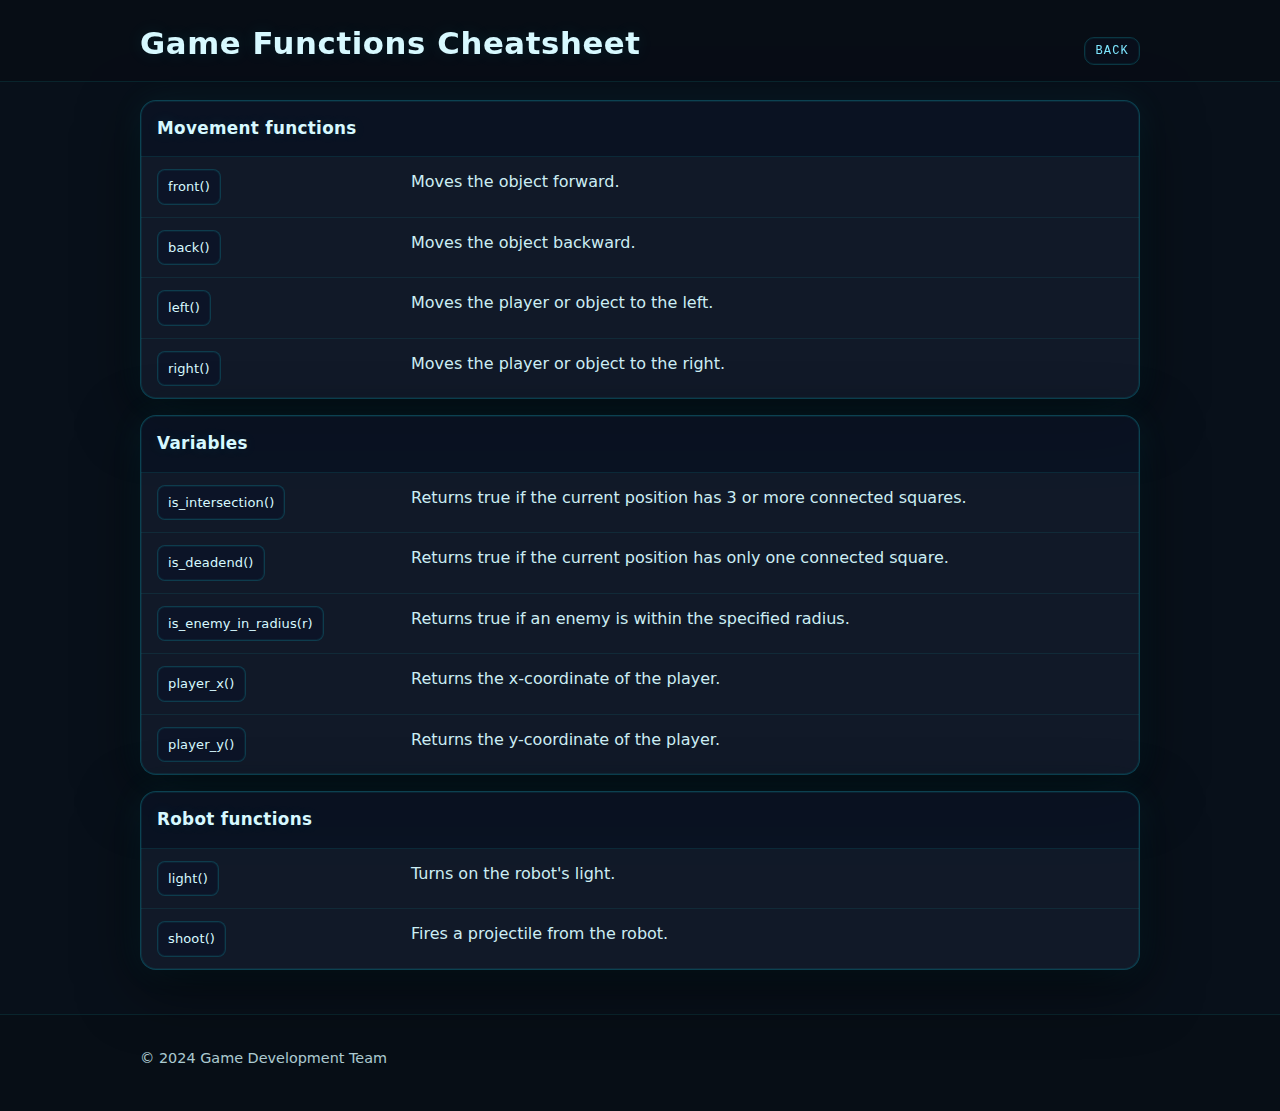
<file: game/functions_cheatsheet/functions.html>
<!DOCTYPE html>
<html lang="en">
<head>
  <meta charset="UTF-8" />
  <meta name="viewport" content="width=device-width, initial-scale=1.0" />
  <title>Game Functions Cheatsheet</title>
  <link rel="stylesheet" href="functions.css" />
</head>

<body>
  <header class="topbar">
    <div class="topbar_inner">
      <h1>Game Functions Cheatsheet</h1>
      <nav class="nav">
        <a href="../game.html">Back</a>
      </nav>
    </div>
  </header>

  <main class="page">
    <section class="panel">
      <div class="panel_head">
        <h2>Movement functions</h2>
      </div>

      <div class="shortcut_list">
        <div class="row">
          <div class="keys">
            <span class="keycap">front()</span>
          </div>
          <div class="desc">Moves the object forward.</div>
        </div>

        <div class="row">
          <div class="keys">
            <span class="keycap">back()</span>
          </div>
          <div class="desc">Moves the object backward.</div>
        </div>

        <div class="row">
          <div class="keys">
            <span class="keycap">left()</span>
          </div>
          <div class="desc">Moves the player or object to the left.</div>
        </div>

        <div class="row">
          <div class="keys">
            <span class="keycap">right()</span>
          </div>
          <div class="desc">Moves the player or object to the right.</div>
        </div>
      </div>
    </section>

    <section class="panel">
      <div class="panel_head">
        <h2>Variables</h2>
      </div>

      <div class="shortcut_list">
        <div class="row">
          <div class="keys"><span class="keycap">is_intersection()</span></div>
          <div class="desc">Returns true if the current position has 3 or more connected squares.</div>
        </div>

        <div class="row">
          <div class="keys"><span class="keycap">is_deadend()</span></div>
          <div class="desc">Returns true if the current position has only one connected square.</div>
        </div>

        <div class="row">
          <div class="keys"><span class="keycap">is_enemy_in_radius(r)</span></div>
          <div class="desc">Returns true if an enemy is within the specified radius.</div>
        </div>

        <div class="row">
          <div class="keys"><span class="keycap">player_x()</span></div>
          <div class="desc">Returns the x-coordinate of the player.</div>
        </div>

        <div class="row">
          <div class="keys"><span class="keycap">player_y()</span></div>
          <div class="desc">Returns the y-coordinate of the player.</div>
        </div>
      </div>
    </section>

    <section class="panel">
      <div class="panel_head">
        <h2>Robot functions</h2>
      </div>

      <div class="shortcut_list">
        <div class="row">
          <div class="keys"><span class="keycap">light()</span></div>
          <div class="desc">Turns on the robot's light.</div>
        </div>

        <div class="row">
          <div class="keys"><span class="keycap">shoot()</span></div>
          <div class="desc">Fires a projectile from the robot.</div>
        </div>
      </div>
    </section>
  </main>

  <footer class="footer">
    <div class="footer_inner">
      <p>&copy; 2024 Game Development Team</p>
    </div>
  </footer>
</body>
</html>
</file>
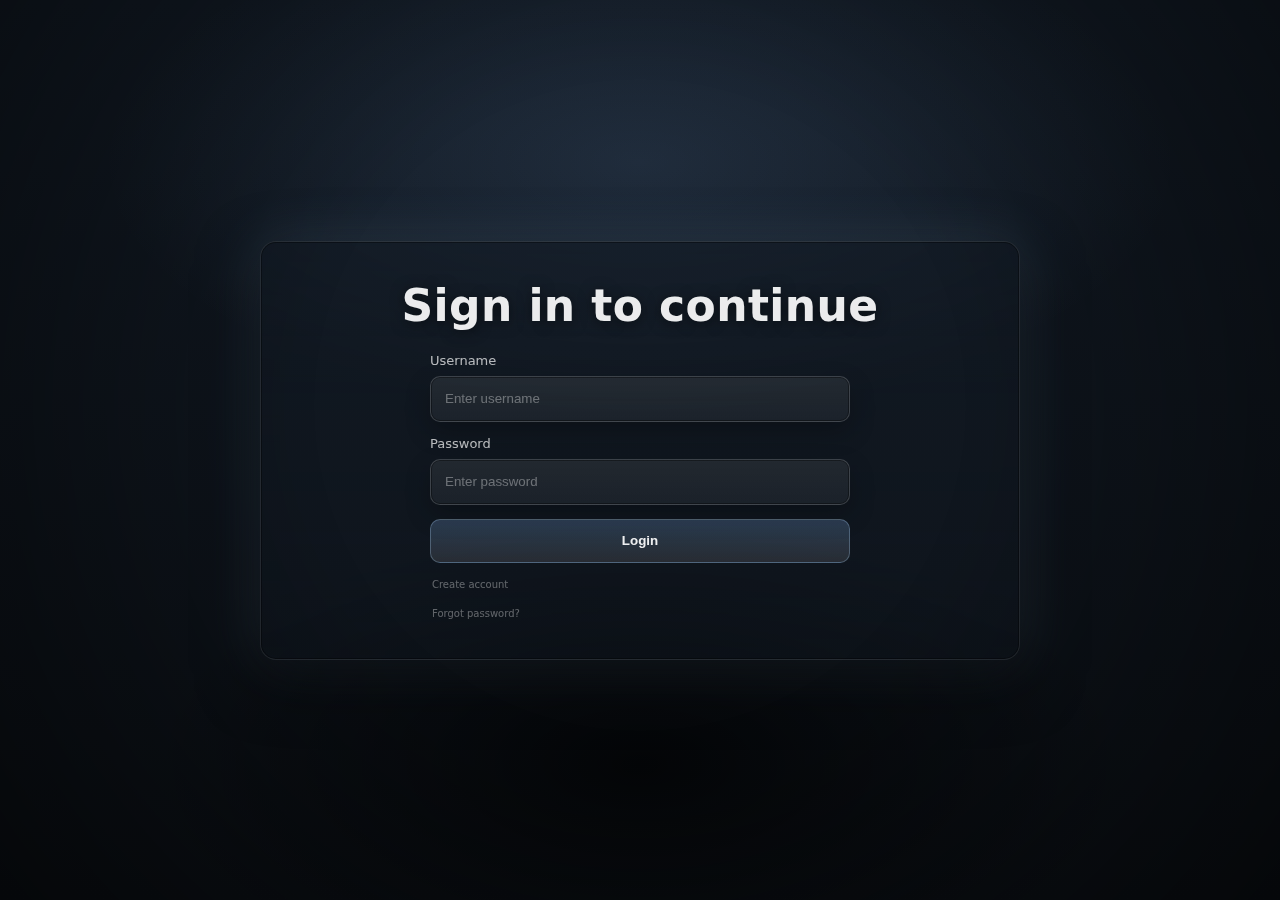
<file: game/main_menu/login.html>
<!DOCTYPE html>
<html lang="en">
<head>
  <meta charset="UTF-8" />
  <meta name="viewport" content="width=device-width, initial-scale=1.0"/>
  <title>Login • Blackbox Protocol</title>
  <link rel="stylesheet" href="style.css">
</head>
<body>
  <main class="screen">
    <section class="panel">
      <header class="header">
        <h1 class="title">Sign in to continue</h1>
      </header>

      <form class="form" autocomplete="on">
        <label class="field">
          <span class="label">Username</span>
          <input class="input" type="text" name="username" placeholder="Enter username" required />
        </label>

        <label class="field">
          <span class="label">Password</span>
          <input class="input" type="password" name="password" placeholder="Enter password" required />
        </label>

        <button class="primary-btn" type="submit" onclick="window.location.href='menu.html'">Login</button>

        <a class="links" href="#" aria-disabled="true">Create account</a>
        <a class="links" href="#" aria-disabled="true">Forgot password?</a>
      </form>
    </section>
  </main>

  <script>
    /*document.querySelector("form").addEventListener("submit", (e) => {
      e.preventDefault();
      alert("Login clicked (wire this to your auth next).");
    });*/
  </script>
</body>
</html>
</file>
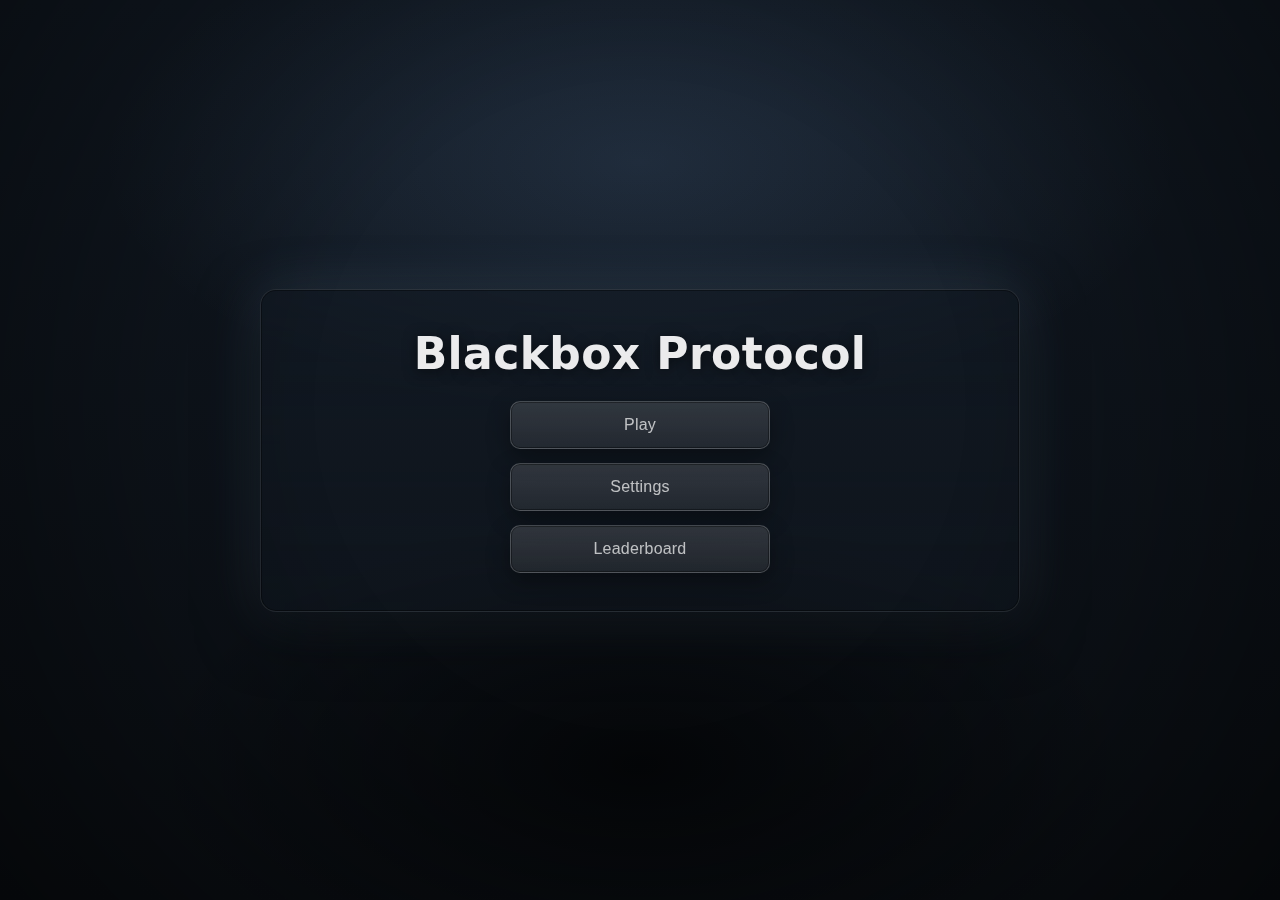
<file: game/main_menu/menu.html>
<!DOCTYPE html>
<html lang="en">
<head>
  <meta charset="UTF-8" />
  <meta name="viewport" content="width=device-width, initial-scale=1.0"/>
  <title>Blackbox Protocol</title>
  <link rel="stylesheet" href="style.css">
</head>
<body>
  <main class="screen">
    <section class="panel">
      <h1 class="title">Blackbox Protocol</h1>

      <div class="btn-stack">
        <button class="menu-btn" onclick="window.location.href='../game.html'">Play</button>
        <button class="menu-btn" onclick="window.location.href='settings.html'">Settings</button>
        <button class="menu-btn">Leaderboard</button>
      </div>
    </section>
  </main>
</body>

</html>
</file>
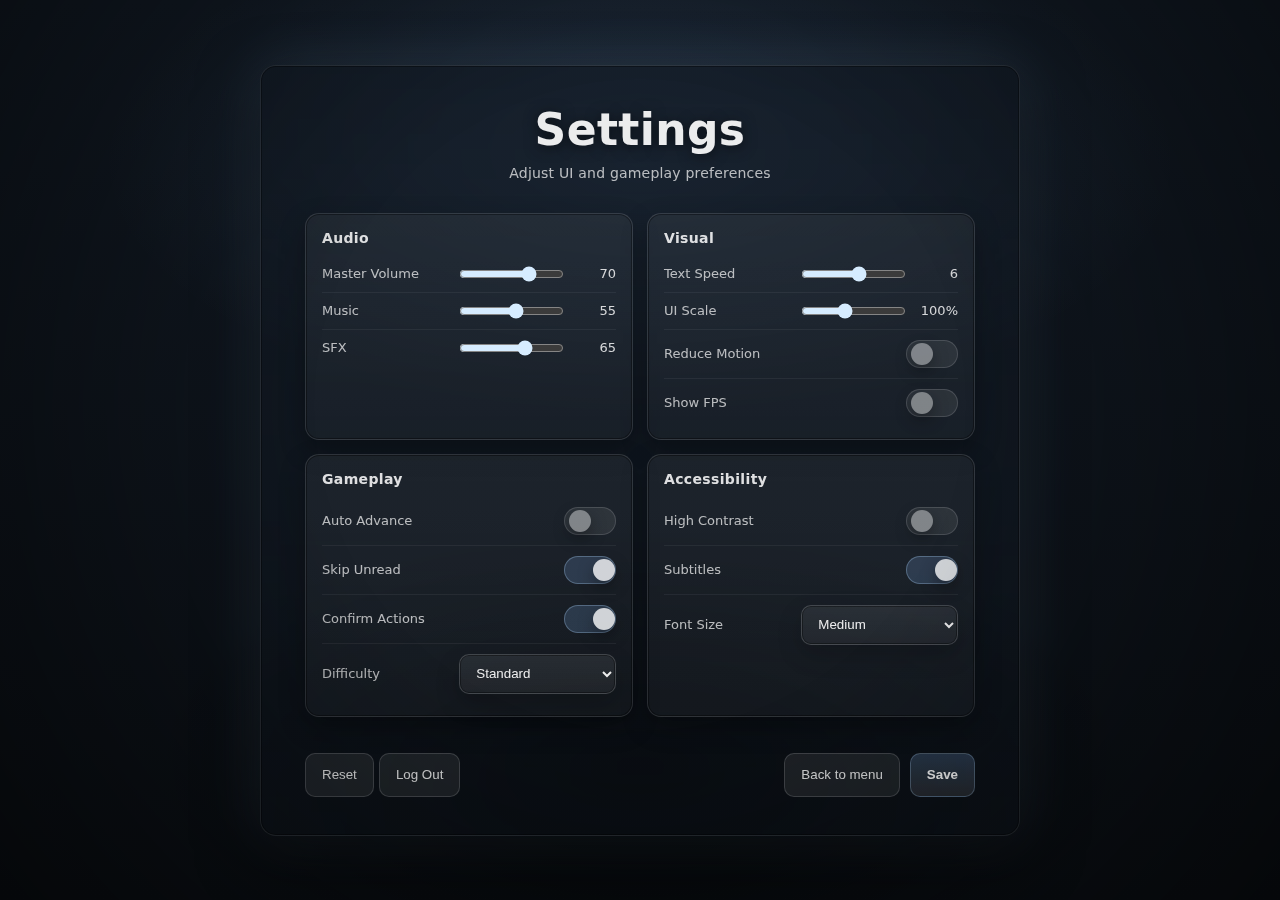
<file: game/main_menu/settings.html>
<!DOCTYPE html>
<html lang="en">
<head>
  <meta charset="UTF-8" />
  <meta name="viewport" content="width=device-width, initial-scale=1.0"/>
  <title>Settings • Blackbox Protocol</title>
  <link rel="stylesheet" href="style.css">
</head>
<body>
  <main class="screen">
    <section class="panel">
      <header class="header">
        <h1 class="title">Settings</h1>
        <p class="subtitle">Adjust UI and gameplay preferences</p>
      </header>

      <div class="grid">
        <!-- Audio -->
        <section class="card">
          <h2 class="card-title">Audio</h2>

          <div class="row">
            <span class="row-label">Master Volume</span>
            <div class="row-control">
              <input id="masterVolume" type="range" min="0" max="100" value="70" class="range">
              <span class="value" id="masterVolumeVal">70</span>
            </div>
          </div>

          <div class="row">
            <span class="row-label">Music</span>
            <div class="row-control">
              <input id="musicVolume" type="range" min="0" max="100" value="55" class="range">
              <span class="value" id="musicVolumeVal">55</span>
            </div>
          </div>

          <div class="row">
            <span class="row-label">SFX</span>
            <div class="row-control">
              <input id="sfxVolume" type="range" min="0" max="100" value="65" class="range">
              <span class="value" id="sfxVolumeVal">65</span>
            </div>
          </div>
        </section>

        <!-- Visual / UI -->
        <section class="card">
          <h2 class="card-title">Visual</h2>

          <div class="row">
            <span class="row-label">Text Speed</span>
            <div class="row-control">
              <input id="textSpeed" type="range" min="1" max="10" value="6" class="range">
              <span class="value" id="textSpeedVal">6</span>
            </div>
          </div>

          <div class="row">
            <span class="row-label">UI Scale</span>
            <div class="row-control">
              <input id="uiScale" type="range" min="80" max="130" value="100" class="range">
              <span class="value" id="uiScaleVal">100%</span>
            </div>
          </div>

          <div class="row">
            <span class="row-label">Reduce Motion</span>
            <div class="row-control right">
              <label class="toggle">
                <input id="reduceMotion" type="checkbox">
                <span class="track"></span>
              </label>
            </div>
          </div>

          <div class="row">
            <span class="row-label">Show FPS</span>
            <div class="row-control right">
              <label class="toggle">
                <input id="showFps" type="checkbox">
                <span class="track"></span>
              </label>
            </div>
          </div>
        </section>

        <!-- Gameplay -->
        <section class="card">
          <h2 class="card-title">Gameplay</h2>

          <div class="row">
            <span class="row-label">Auto Advance</span>
            <div class="row-control right">
              <label class="toggle">
                <input id="autoAdvance" type="checkbox">
                <span class="track"></span>
              </label>
            </div>
          </div>

          <div class="row">
            <span class="row-label">Skip Unread</span>
            <div class="row-control right">
              <label class="toggle">
                <input id="skipUnread" type="checkbox" checked>
                <span class="track"></span>
              </label>
            </div>
          </div>

          <div class="row">
            <span class="row-label">Confirm Actions</span>
            <div class="row-control right">
              <label class="toggle">
                <input id="confirmActions" type="checkbox" checked>
                <span class="track"></span>
              </label>
            </div>
          </div>

          <div class="row">
            <span class="row-label">Difficulty</span>
            <div class="row-control">
              <select id="difficulty" class="select">
                <option value="story">Story</option>
                <option value="standard" selected>Standard</option>
                <option value="hard">Hard</option>
              </select>
            </div>
          </div>
        </section>

        <!-- Accessibility -->
        <section class="card">
          <h2 class="card-title">Accessibility</h2>

          <div class="row">
            <span class="row-label">High Contrast</span>
            <div class="row-control right">
              <label class="toggle">
                <input id="highContrast" type="checkbox">
                <span class="track"></span>
              </label>
            </div>
          </div>

          <div class="row">
            <span class="row-label">Subtitles</span>
            <div class="row-control right">
              <label class="toggle">
                <input id="subtitles" type="checkbox" checked>
                <span class="track"></span>
              </label>
            </div>
          </div>

          <div class="row">
            <span class="row-label">Font Size</span>
            <div class="row-control">
              <select id="fontSize" class="select">
                <option value="small">Small</option>
                <option value="medium" selected>Medium</option>
                <option value="large">Large</option>
              </select>
            </div>
          </div>
        </section>
      </div>

      <footer class="footer">
        <div class="left">
          <button class="ghost-btn" id="resetBtn" type="button">Reset</button>
          <button class="ghost-btn" id="logoutBtn" type="button" onclick = "window.location.href='login.html'">Log Out</button>
        </div>

        <div class="right">
          <button class="ghost-btn" id="backBtn" type="button">Back to menu</button>
          <button class="primary-btn" id="saveBtn" type="button">Save</button>
        </div>
      </footer>
    </section>
  </main>

  <script>
    // Update slider numbers
    const bindRange = (id, fmt = (v) => v) => {
      const r = document.getElementById(id);
      const out = document.getElementById(id + "Val");
      const update = () => out.textContent = fmt(r.value);
      r.addEventListener("input", update);
      update();
    };

    bindRange("masterVolume");
    bindRange("musicVolume");
    bindRange("sfxVolume");
    bindRange("textSpeed");
    bindRange("uiScale", (v) => v + "%");

    // Save/load (localStorage)
    const fields = [
      "masterVolume","musicVolume","sfxVolume","textSpeed","uiScale",
      "reduceMotion","showFps","autoAdvance","skipUnread","confirmActions",
      "difficulty","highContrast","subtitles","fontSize"
    ];

    const loadSettings = () => {
      const saved = JSON.parse(localStorage.getItem("bbp_settings") || "{}");
      for (const key of fields) {
        const el = document.getElementById(key);
        if (!(key in saved)) continue;

        if (el.type === "checkbox") el.checked = !!saved[key];
        else el.value = saved[key];
      }

      // refresh slider outputs
      document.querySelectorAll('input[type="range"]').forEach(r =>
        r.dispatchEvent(new Event("input"))
      );
    };

    const saveSettings = () => {
      const data = {};
      for (const key of fields) {
        const el = document.getElementById(key);
        data[key] = (el.type === "checkbox") ? el.checked : el.value;
      }
      localStorage.setItem("bbp_settings", JSON.stringify(data));
      alert("Settings saved.");
    };

    const resetSettings = () => {
      localStorage.removeItem("bbp_settings");
      location.reload();
    };

    document.getElementById("saveBtn").addEventListener("click", saveSettings);
    document.getElementById("resetBtn").addEventListener("click", resetSettings);

    document.getElementById("backBtn").addEventListener("click", () => {
      window.location.href = "menu.html";
    });

    loadSettings();
  </script>
</body>
</html>
</file>
<file: game/functions_cheatsheet/functions.css>
/* ===== VN palette ===== */
:root{
    --vn-bg-main: #070b12;
    --vn-bg-deep: #08101a;
    --vn-bg-panel: rgba(11, 19, 38, 0.72);
    --vn-border: rgba(25, 242, 255, 0.22);
    --vn-glow-soft: rgba(25, 242, 255, 0.08);

    --vn-text-main: #d7f9ff;
    --vn-text-accent: #7ee7ff;

    --row-bg: rgba(255,255,255,0.03);
    --row-bg-hover: rgba(255,255,255,0.05);
}

/* ===== Reset ===== */
*{ box-sizing: border-box; }
html, body{ height: 100%; }
body{ margin: 0; color: var(--vn-text-main); }

/* Fix gradient cutoff: background lives on html */
html{
    min-height: 100%;
    background-color: #08101a;
}

body{
    min-height: 100%;
    background: transparent;
    font-family: ui-sans-serif, system-ui, -apple-system, Segoe UI, Roboto, Arial, sans-serif;
    line-height: 1.65;
    overflow-x: hidden;
}

/* ===== Top bar ===== */
.topbar{
    position: sticky;
    top: 0;
    backdrop-filter: blur(10px);
    background: rgba(7, 11, 18, 0.55);
    border-bottom: 1px solid rgba(25, 242, 255, 0.10);
    z-index: 10;
}

.topbar_inner{
    width: min(1000px, 92vw);
    margin: 0 auto;
    padding: 18px 0 12px;
    display: flex;
    gap: 14px;
    align-items: baseline;
    justify-content: space-between;
}

.topbar h1{
    margin: 0;
    font-size: clamp(1.35rem, 2.4vw, 2rem);
    letter-spacing: 0.02em;
    text-shadow: 0 0 18px rgba(25, 242, 255, 0.10);
    font-weight: 600;
}

/* ===== Nav ===== */
.nav a{
    color: var(--vn-text-accent);
    text-decoration: none;
    padding: 6px 10px;
    border-radius: 10px;

    border: 1px solid rgba(25, 242, 255, 0.18);
    background: rgba(11, 19, 38, 0.35);
    box-shadow: 0 0 0 1px rgba(25,242,255,0.06) inset;

    font-family: ui-monospace, SFMono-Regular, Menlo, Monaco, Consolas, "Liberation Mono", monospace;
    font-size: 12px;
    letter-spacing: 0.10em;
    text-transform: uppercase;

    transition: background 0.15s ease, border-color 0.15s ease, box-shadow 0.15s ease;
}

.nav a:hover{
    background: rgba(11, 19, 38, 0.70);
    border-color: rgba(25, 242, 255, 0.40);
    box-shadow:
        0 0 0 1px rgba(25,242,255,0.10) inset,
        0 0 24px rgba(25,242,255,0.10);
}

/* ===== Page layout ===== */
.page{
    width: min(1000px, 92vw);
    margin: 0 auto;
    padding: 18px 0 44px;
    display: grid;
    gap: 16px;
}

/* ===== Panels (cards) ===== */
.panel{
    border-radius: 16px;
    background: var(--vn-bg-panel);
    border: 1px solid var(--vn-border);
    box-shadow:
        0 0 0 1px var(--vn-glow-soft) inset,
        0 18px 60px rgba(0, 0, 0, 0.55),
        0 0 32px rgba(25, 242, 255, 0.08);
    overflow: hidden;
}

/* Panel header strip */
.panel_head{
    display: flex;
    align-items: center;
    justify-content: space-between;
    gap: 12px;
    padding: 14px 16px;
    border-bottom: 1px solid rgba(25, 242, 255, 0.10);
}

.panel_head h2{
    margin: 0;
    font-size: 1.05rem;
    letter-spacing: 0.02em;
    font-weight: 600;
    text-shadow: 0 0 14px rgba(25, 242, 255, 0.10);
}


/* ===== Shortcut list rows ===== */
.shortcut_list{
    display: flex;
    flex-direction: column;
}

/* Each row like the screenshot */
.row{
    display: grid;
    grid-template-columns: 240px 1fr;
    gap: 14px;
    padding: 12px 16px;

    background: var(--row-bg);
    border-bottom: 1px solid rgba(25, 242, 255, 0.08);
}

.row:last-child{ border-bottom: none; }

.row:hover{
    background: var(--row-bg-hover);
}

/* Left column */
.keys{
    display: flex;
    flex-wrap: wrap;
    gap: 8px;
    align-items: center;
}

/* Keycaps */
.keycap{
    display: inline-flex;
    align-items: center;
    justify-content: center;

    padding: 6px 10px;
    border-radius: 8px;

    color: var(--vn-text-main);
    background: rgba(11, 19, 38, 0.65);
    border: 1px solid rgba(25, 242, 255, 0.18);
    box-shadow: 0 0 0 1px rgba(25, 242, 255, 0.06) inset;

    font-size: 13px;
    font-weight: 500; 
    letter-spacing: 0.01em;
}

/* Description */
.desc{
    opacity: 0.95;
}

/* ===== Footer ===== */
.footer{
    border-top: 1px solid rgba(25, 242, 255, 0.10);
    background: rgba(7, 11, 18, 0.35);
}

.footer_inner{
    width: min(1000px, 92vw);
    margin: 0 auto;
    padding: 18px 0 26px;
    opacity: 0.8;
    font-size: 0.9rem;
}

/* ===== Responsive ===== */
@media (max-width: 700px){
    .row{ grid-template-columns: 180px 1fr; }
}

@media (max-width: 520px){
    .topbar_inner{ flex-direction: column; align-items: flex-start; }
    .row{ grid-template-columns: 1fr; }
}
</file>
<file: game/main_menu/style.css>
/* =========================
   Blackbox Protocol — VN UI
   Shared stylesheet for:
   - menu.html
   - login.html
   - settings.html
   ========================= */

/* ---------- Theme tokens ---------- */
:root{
  --bg0: #0b0f14;
  --bg1: #121a24;

  --panelA: rgba(18, 26, 36, 0.55);
  --panelB: rgba(18, 26, 36, 0.35);

  --stroke: rgba(255, 255, 255, 0.10);
  --strokeInset: rgba(0, 0, 0, 0.35);

  --text: rgba(255, 255, 255, 0.92);
  --muted: rgba(255, 255, 255, 0.70);

  --glow: rgba(160, 210, 255, 0.18);
  --accent: rgba(180, 220, 255, 0.38);

  --cardA: rgba(255,255,255,0.06);
  --cardB: rgba(255,255,255,0.04);
  --cardStroke: rgba(255,255,255,0.10);

  --ctrlA: rgba(255,255,255,0.08);
  --ctrlB: rgba(255,255,255,0.05);
  --ctrlStroke: rgba(255,255,255,0.14);
}

/* ---------- Reset ---------- */
*{ box-sizing:border-box; margin:0; padding:0; }
html, body{ height:100%; }

/* ---------- Background & overlays ---------- */
body{
  font-family: ui-sans-serif, system-ui, -apple-system, "Segoe UI", Roboto, Arial, sans-serif;
  color: var(--text);
  overflow: hidden;

  background:
    radial-gradient(900px 420px at 50% 18%, rgba(140, 190, 255, 0.12), transparent 60%),
    radial-gradient(700px 350px at 50% 85%, rgba(0, 0, 0, 0.65), transparent 70%),
    linear-gradient(180deg, var(--bg1), var(--bg0));
}

body::before,
body::after{
  content:"";
  position: fixed;
  inset: 0;
  pointer-events: none;
}

body::before{
  /* subtle noise / scan */
  opacity: 0.10;
  background-image:
    repeating-linear-gradient(0deg, rgba(255,255,255,0.03), rgba(255,255,255,0.03) 1px, transparent 1px, transparent 3px),
    repeating-linear-gradient(90deg, rgba(0,0,0,0.03), rgba(0,0,0,0.03) 1px, transparent 1px, transparent 4px);
  mix-blend-mode: overlay;
}

body::after{
  /* vignette */
  background: radial-gradient(circle at 50% 45%, transparent 40%, rgba(0,0,0,0.55) 100%);
  opacity: 0.9;
}

/* ---------- Layout primitives ---------- */
.screen{
  height: 100%;
  display: grid;
  place-items: center;
  padding: 24px;
}

/* Shared panel */
.panel{
  width: min(760px, 92vw);
  padding: 38px 44px;

  background: linear-gradient(180deg, var(--panelA), var(--panelB));
  border: 1px solid var(--stroke);
  border-radius: 16px;

  box-shadow:
    0 18px 60px rgba(0,0,0,0.55),
    0 0 0 1px var(--strokeInset) inset,
    0 0 55px var(--glow);

  backdrop-filter: blur(8px);
  -webkit-backdrop-filter: blur(8px);

  display: flex;
  flex-direction: column;
  align-items: center;
  gap: 22px;
}

/* Settings needs a wider panel */
.panel.wide{
  width: min(980px, 92vw);
  padding: 34px 40px 28px;
}

/* Header block */
.header{
  display: flex;
  flex-direction: column;
  gap: 10px;
  align-items: center;
}

/* Title + subtitle */
.title{
  font-size: clamp(30px, 4vw, 44px);
  font-weight: 600;
  letter-spacing: 0.4px;

  text-shadow: 0 2px 14px rgba(0,0,0,0.55);
}

.subtitle{
  color: var(--muted);
  font-size: 14px;
  letter-spacing: 0.2px;
}

/* ---------- Buttons ---------- */
.btn-stack{
  display: flex;
  flex-direction: column;
  gap: 14px;
}

/* Default menu-style button */
.menu-btn{
  width: 260px;
  height: 48px;

  border-radius: 10px;
  border: 1px solid rgba(255,255,255,0.16);

  background: linear-gradient(180deg, rgba(255,255,255,0.14), rgba(255,255,255,0.08));
  box-shadow:
    0 8px 22px rgba(0,0,0,0.35),
    0 0 0 1px rgba(0,0,0,0.35) inset;

  color: var(--muted);
  font-size: 16px;
  font-weight: 500;
  letter-spacing: 0.2px;

  cursor: pointer;
  transition: transform 120ms ease, background 140ms ease, border-color 140ms ease, color 140ms ease;
}

.menu-btn:hover{
  background: linear-gradient(180deg, rgba(255,255,255,0.18), rgba(255,255,255,0.10));
  border-color: rgba(180, 220, 255, 0.35);
  color: rgba(255,255,255,0.92);
  transform: translateY(-1px);
}

.menu-btn:active{
  transform: translateY(0px);
  background: linear-gradient(180deg, rgba(255,255,255,0.10), rgba(255,255,255,0.06));
}

.menu-btn:focus-visible{
  outline: none;
  box-shadow:
    0 10px 26px rgba(0,0,0,0.40),
    0 0 0 2px rgba(140, 190, 255, 0.35);
}

/* Primary / Ghost buttons (login + settings footer) */
.primary-btn,
.ghost-btn{
  height: 44px;
  padding: 0 16px;
  border-radius: 10px;
  cursor: pointer;
  transition: transform 120ms ease, filter 140ms ease, border-color 140ms ease, background 140ms ease;
}

.primary-btn{
  border: 1px solid rgba(180, 220, 255, 0.28);
  background: linear-gradient(180deg, rgba(140, 190, 255, 0.22), rgba(255,255,255,0.10));
  color: rgba(255,255,255,0.92);
  font-weight: 650;
}

.primary-btn:hover{
  filter: brightness(1.08);
  border-color: rgba(180, 220, 255, 0.40);
  transform: translateY(-1px);
}

.primary-btn:active{
  transform: translateY(0px);
  filter: brightness(1.00);
}

.ghost-btn{
  border: 1px solid rgba(255,255,255,0.16);
  background: rgba(255,255,255,0.08);
  color: rgba(255,255,255,0.82);
}

.ghost-btn:hover{
  background: rgba(255,255,255,0.12);
  border-color: rgba(180, 220, 255, 0.28);
  transform: translateY(-1px);
}

.ghost-btn:active{ transform: translateY(0px); }

/* ---------- Login form ---------- */
.form{
  display: flex;
  flex-direction: column;
  gap: 14px;
  align-items: stretch;
  width: min(420px, 100%);
  margin: 0 auto;
}

.field{
  display: flex;
  flex-direction: column;
  gap: 8px;
}

.label{
  font-size: 13px;
  color: var(--muted);
}

.input{
  height: 46px;
  padding: 0 14px;

  border-radius: 10px;
  border: 1px solid var(--ctrlStroke);
  background: linear-gradient(180deg, var(--ctrlA), var(--ctrlB));

  color: var(--text);
  outline: none;

  box-shadow:
    0 10px 24px rgba(0,0,0,0.25),
    0 0 0 1px rgba(0,0,0,0.35) inset;

  transition: border-color 140ms ease, box-shadow 140ms ease;
}

.input::placeholder{
  color: rgba(255,255,255,0.35);
}

.input:focus{
  border-color: rgba(180, 220, 255, 0.35);
  box-shadow:
    0 10px 24px rgba(0,0,0,0.28),
    0 0 0 2px rgba(140, 190, 255, 0.25);
}
.links{
    display: flex;
    justify-content: space-between;
    margin: 2px;
    flex-wrap: wrap;
    color: rgba(255,255,255,0.35);
    text-decoration: none;
    font-size: 10px;
}


.links:hover{
    text-decoration: underline;
    text-underline-offset: 4px;
}


/* ---------- Settings cards ---------- */
.grid{
  display: grid;
  grid-template-columns: repeat(2, minmax(0, 1fr));
  gap: 14px;
  margin-top: 10px;
  width: 100%;
}

@media (max-width: 860px){
  body{ overflow:auto; }
  .grid{ grid-template-columns: 1fr; }
}

.card{
  background: linear-gradient(180deg, var(--cardA), var(--cardB));
  border: 1px solid var(--cardStroke);
  border-radius: 14px;
  padding: 16px 16px 12px;

  box-shadow:
    0 10px 26px rgba(0,0,0,0.30),
    0 0 0 1px rgba(0,0,0,0.35) inset;
}

.card-title{
  font-size: 14px;
  font-weight: 650;
  letter-spacing: 0.35px;
  color: rgba(255,255,255,0.86);
  margin-bottom: 10px;
}

.row{
  display: grid;
  grid-template-columns: 1fr 1.25fr;
  align-items: center;
  gap: 12px;
  padding: 10px 0;
  border-top: 1px solid rgba(255,255,255,0.06);
}

.row:first-of-type{ border-top: none; }

.row-label{
  color: var(--muted);
  font-size: 13px;
}

.row-control{
  display: flex;
  align-items: center;
  gap: 10px;
}

.row-control.right{
  justify-content: flex-end;
}

.range{
  width: 100%;
  accent-color: rgba(180, 220, 255, 0.55);
}

.value{
  min-width: 42px;
  text-align: right;
  color: rgba(255,255,255,0.82);
  font-size: 13px;
}

/* shared select */
.select{
  width: 100%;
  height: 40px;
  padding: 0 12px;

  border-radius: 10px;
  border: 1px solid var(--ctrlStroke);
  background: linear-gradient(180deg, var(--ctrlA), var(--ctrlB));

  color: var(--text);
  outline: none;

  box-shadow:
    0 10px 24px rgba(0,0,0,0.20),
    0 0 0 1px rgba(0,0,0,0.35) inset;
}

.select:focus{
  border-color: var(--accent);
  box-shadow:
    0 10px 24px rgba(0,0,0,0.24),
    0 0 0 2px rgba(140, 190, 255, 0.25);
}

/* toggle */
.toggle{
  position: relative;
  width: 52px;
  height: 28px;
  display: inline-block;
}

.toggle input{
  opacity: 0;
  width: 0;
  height: 0;
}

.track{
  position: absolute;
  inset: 0;
  border-radius: 999px;
  border: 1px solid var(--ctrlStroke);
  background: rgba(255,255,255,0.08);
  transition: background 140ms ease, border-color 140ms ease;
}

.track::after{
  content:"";
  position: absolute;
  top: 50%;
  left: 4px;
  width: 22px;
  height: 22px;
  border-radius: 999px;
  transform: translateY(-50%);
  background: rgba(255,255,255,0.40);
  box-shadow: 0 6px 16px rgba(0,0,0,0.35);
  transition: transform 140ms ease, background 140ms ease;
}

.toggle input:checked + .track{
  background: rgba(140, 190, 255, 0.18);
  border-color: rgba(180, 220, 255, 0.30);
}

.toggle input:checked + .track::after{
  transform: translate(24px, -50%);
  background: rgba(255,255,255,0.78);
}

/* settings footer */
.footer{
  margin-top: 14px;
  width: 100%;
  display: flex;
  justify-content: space-between;
  align-items: center;
  gap: 12px;
  flex-wrap: wrap;
}

.footer .right{
  display: flex;
  gap: 10px;
  align-items: center;
}
</file>
